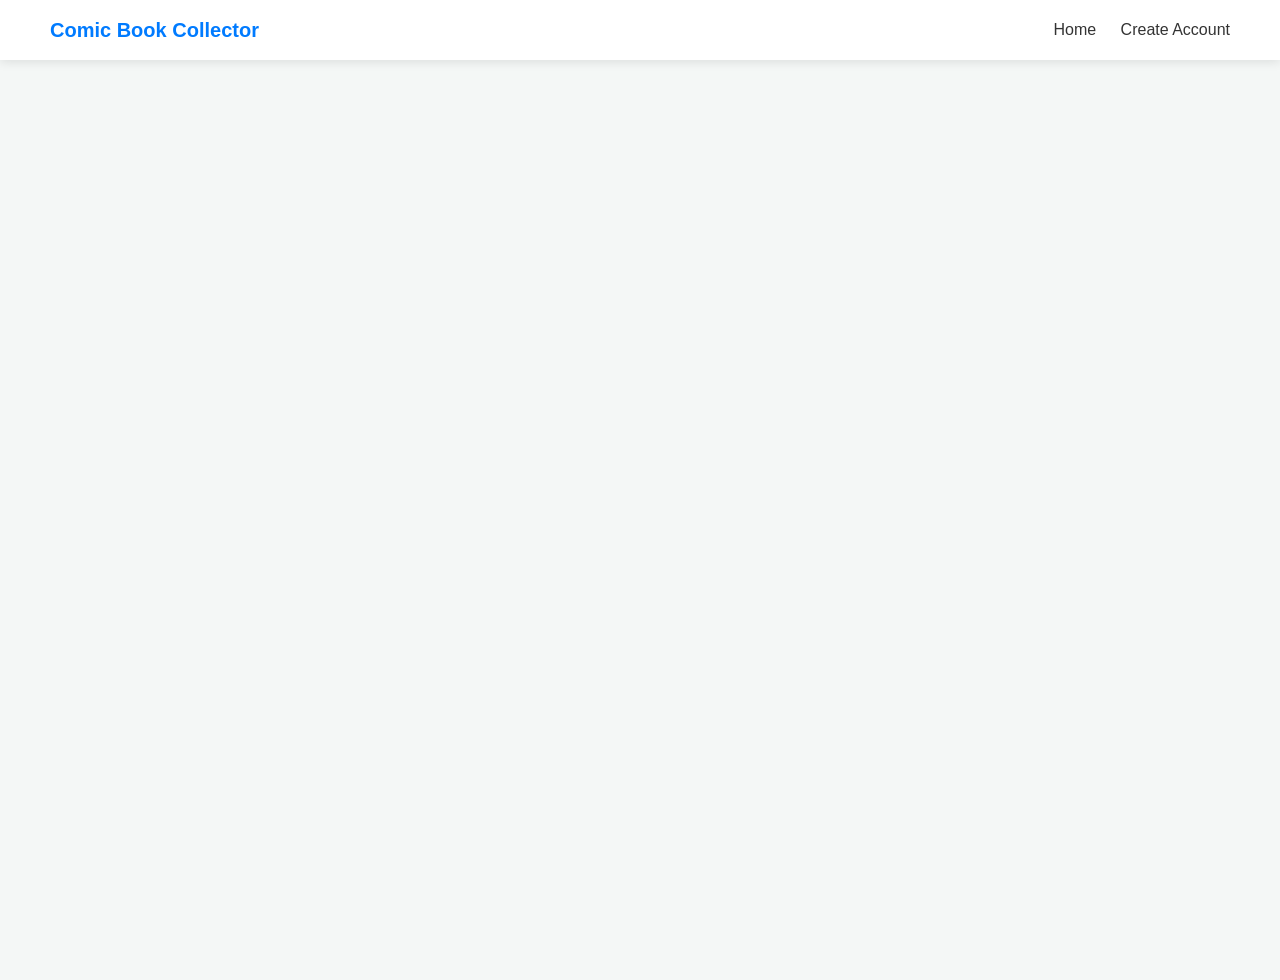
<file: index.html>
<!DOCTYPE html>
<html>
    <head>
        <link rel="stylesheet" href="style.css">
        <title>Home | CBC</title>
    </head>
    <body>
        <nav class="top-bar">
            <div class="nav-logo">Comic Book Collector</div>
            <div class="nav-links">
                <a href="index.html">Home</a>
                <a href="html/signup.html">Create Account</a>
            </div>
        </nav>
    </body>
</html>
</file>
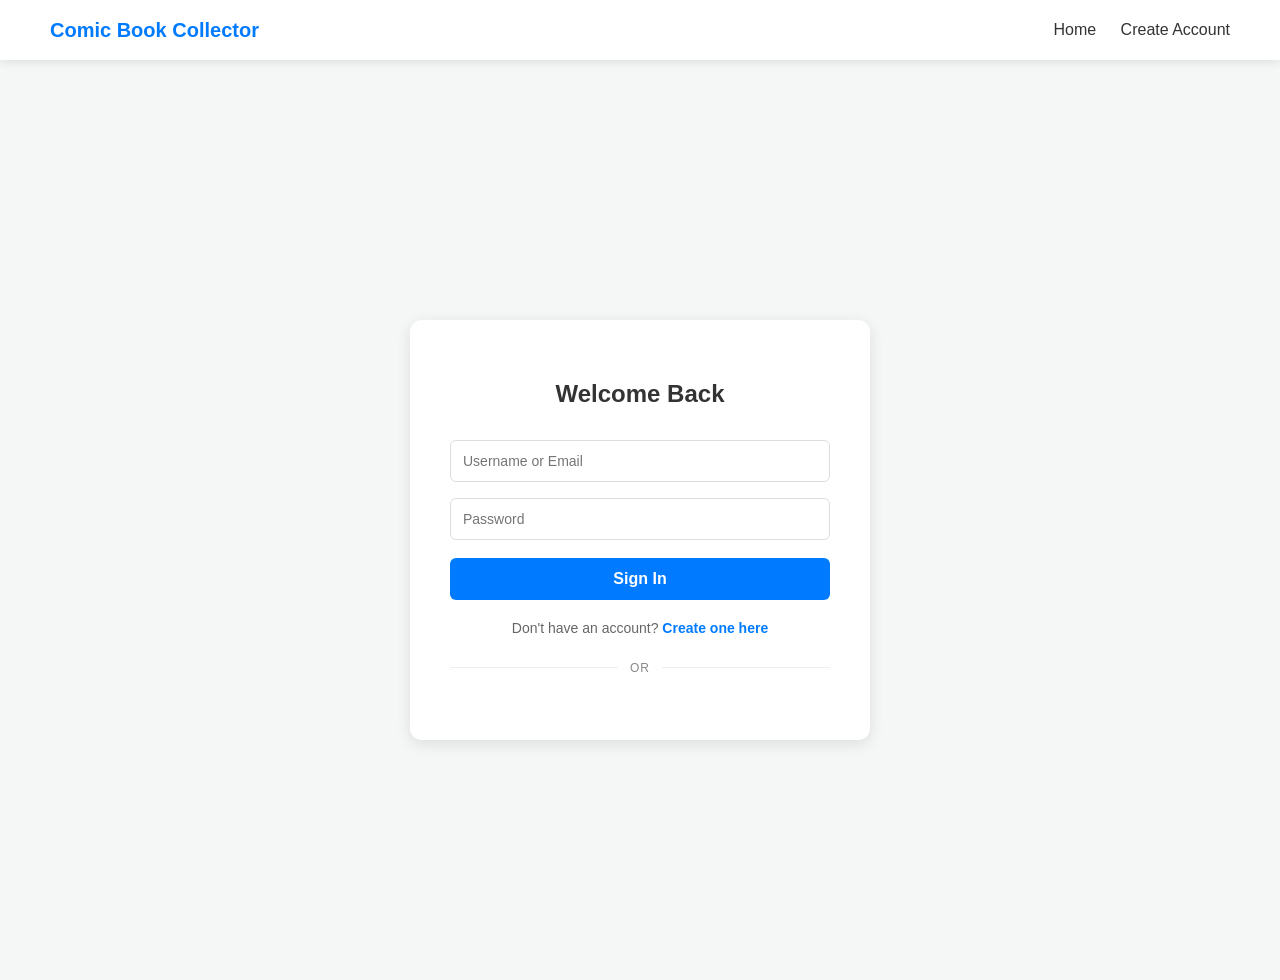
<file: HTML/login.html>
<!DOCTYPE html>
<html lang="en">
<head>
    <meta charset="UTF-8">
    <meta name="viewport" content="width=device-width, initial-scale=1.0">
    <title>Login | CBC</title>
    <link rel="stylesheet" href="../style.css">
    <script src="https://accounts.google.com/gsi/client" async defer></script>
</head>
<body>
    <nav class="top-bar">
        <div class="nav-logo">Comic Book Collector</div>
        <div class="nav-links">
            <a href="../index.html">Home</a>
            <a href="html/signup.html">Create Account</a>
        </div>
    </nav>

    <div class="login-container">
        <h2>Welcome Back</h2>

        <form id="loginForm">
            <input type="text" id="username" placeholder="Username or Email" required>
            <input type="password" id="password" placeholder="Password" required>
            <button type="submit" class="login-btn">Sign In</button>
        </form>

        <div class="signup-link">
            Don't have an account? <a href="signup.html">Create one here</a>
        </div>

        <div class="divider">or</div>

        <div class="social-buttons">
            <div id="g_id_onload"
                data-client_id="125954975426-cbuqatgrr4obh9k9r2t3pi25hhrnjsk7.apps.googleusercontent.com"
                data-context="signin"
                data-ux_mode="popup"
                data-callback="handleGoogleResponse"
                data-auto_prompt="false">
            </div>
            <div class="g_id_signin" data-type="standard" data-shape="rectangular" data-theme="outline" data-text="signin_with" data-size="large" data-logo_alignment="left"></div>
        </div>
    </div>

    <script src="../app.js"></script>
</body>
</html>
</file>
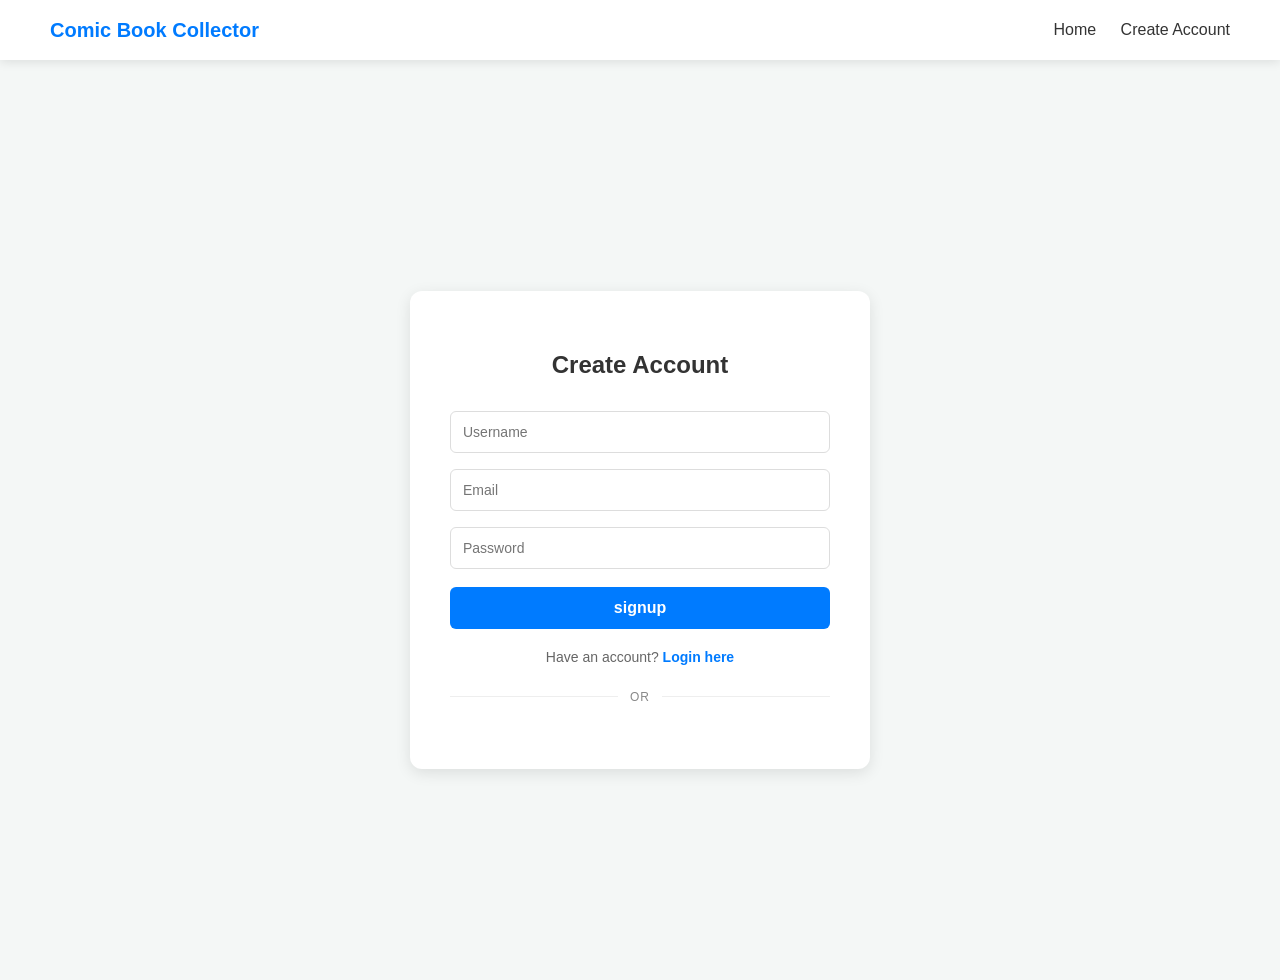
<file: HTML/signup.html>
<!DOCTYPE html>
<html lang="en">
<head>
    <meta charset="UTF-8">
    <meta name="viewport" content="width=device-width, initial-scale=1.0">
    <title>Sign Up | CBC</title>
    <link rel="stylesheet" href="../style.css">
    <script src="https://accounts.google.com/gsi/client" async defer></script>
</head>
<body>
    <nav class="top-bar">
        <div class="nav-logo">Comic Book Collector</div>
        <div class="nav-links">
            <a href="../index.html">Home</a>
            <a href="html/signup.html">Create Account</a>
        </div>
    </nav>

    <div class="login-container">
        <h2>Create Account</h2>

        <form id="signupForm">
            <input type="text" id="username" placeholder="Username" required>
            <input type="text" id="email" placeholder="Email" required>
            <input type="password" id="password" placeholder="Password" required>
            <button type="submit" class="login-btn">signup</button>
        </form>

        <div class="signup-link">
            Have an account? <a href="login.html">Login here</a>
        </div>

        <div class="divider">or</div>

        <div class="social-buttons">
            <div id="g_id_onload"
                data-client_id="125954975426-cbuqatgrr4obh9k9r2t3pi25hhrnjsk7.apps.googleusercontent.com"
                data-context="signin"
                data-ux_mode="popup"
                data-callback="handleGoogleResponse"
                data-auto_prompt="false">
            </div>
            <div class="g_id_signin" data-type="standard" data-shape="rectangular" data-theme="outline" data-text="signin_with" data-size="large" data-logo_alignment="left"></div>
        </div>
    </div>

    <script src="../app.js"></script>
</body>
</html>
</file>
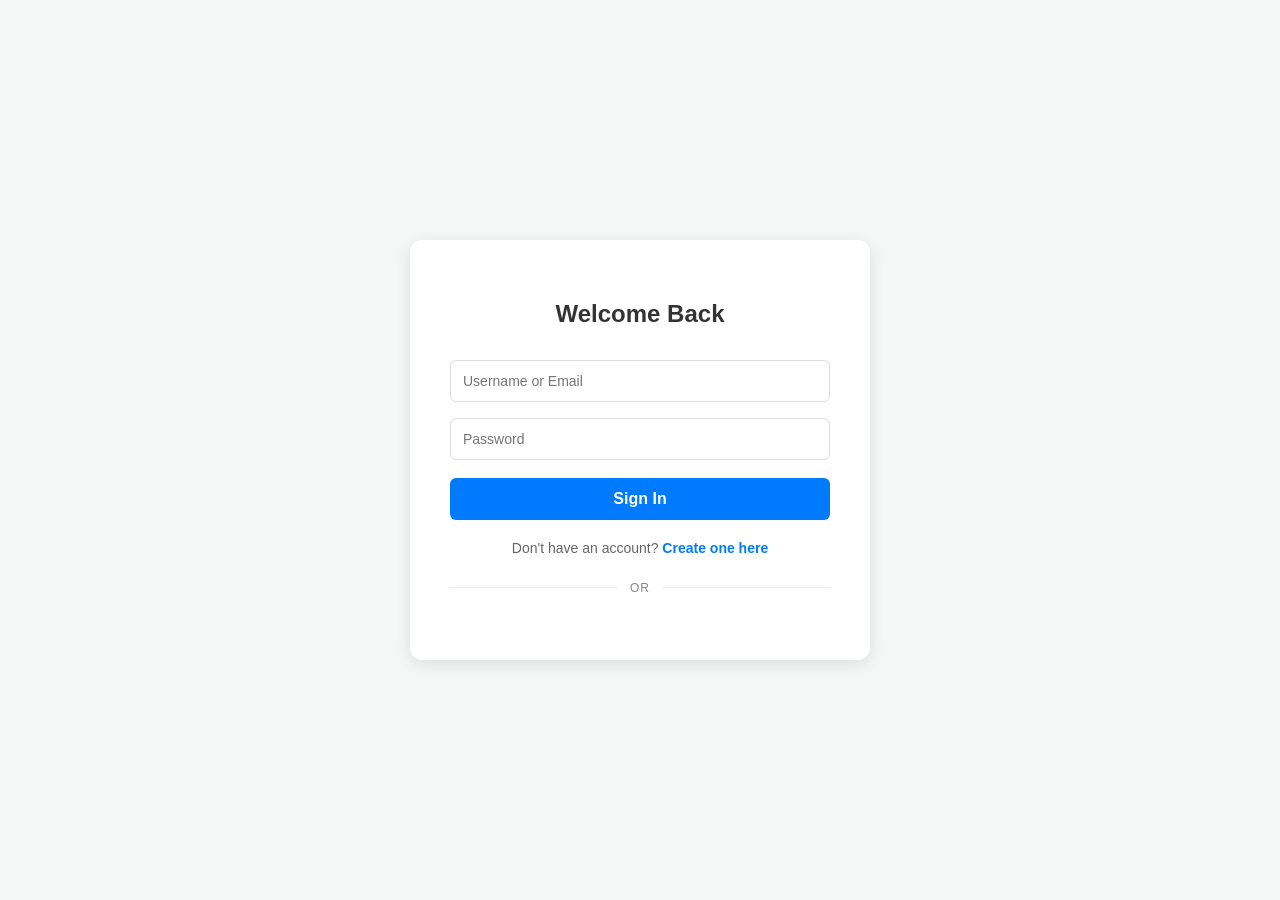
<file: Frontend/Pages/login.html>
<!DOCTYPE html>
<html lang="en">
<head>
    <meta charset="UTF-8">
    <meta name="viewport" content="width=device-width, initial-scale=1.0">
    <title>Login | My App</title>
    <link rel="stylesheet" href="../style.css">
    <script src="https://accounts.google.com/gsi/client" async defer></script>
</head>
<body>

<div class="login-container">
    <h2>Welcome Back</h2>

    <form id="loginForm">
        <input type="text" id="username" placeholder="Username or Email" required>
        <input type="password" id="password" placeholder="Password" required>
        <button type="submit" class="login-btn">Sign In</button>
    </form>

    <div class="signup-link">
        Don't have an account? <a href="signup.html">Create one here</a>
    </div>

    <div class="divider">or</div>

    <div class="social-buttons">
        <div id="g_id_onload"
             data-client_id="125954975426-cbuqatgrr4obh9k9r2t3pi25hhrnjsk7.apps.googleusercontent.com"
             data-context="signin"
             data-ux_mode="popup"
             data-callback="handleGoogleResponse"
             data-auto_prompt="false">
        </div>
        <div class="g_id_signin" data-type="standard" data-shape="rectangular" data-theme="outline" data-text="signin_with" data-size="large" data-logo_alignment="left"></div>
    </div>
</div>

<script src="../app.js"></script>
</body>
</html>
</file>
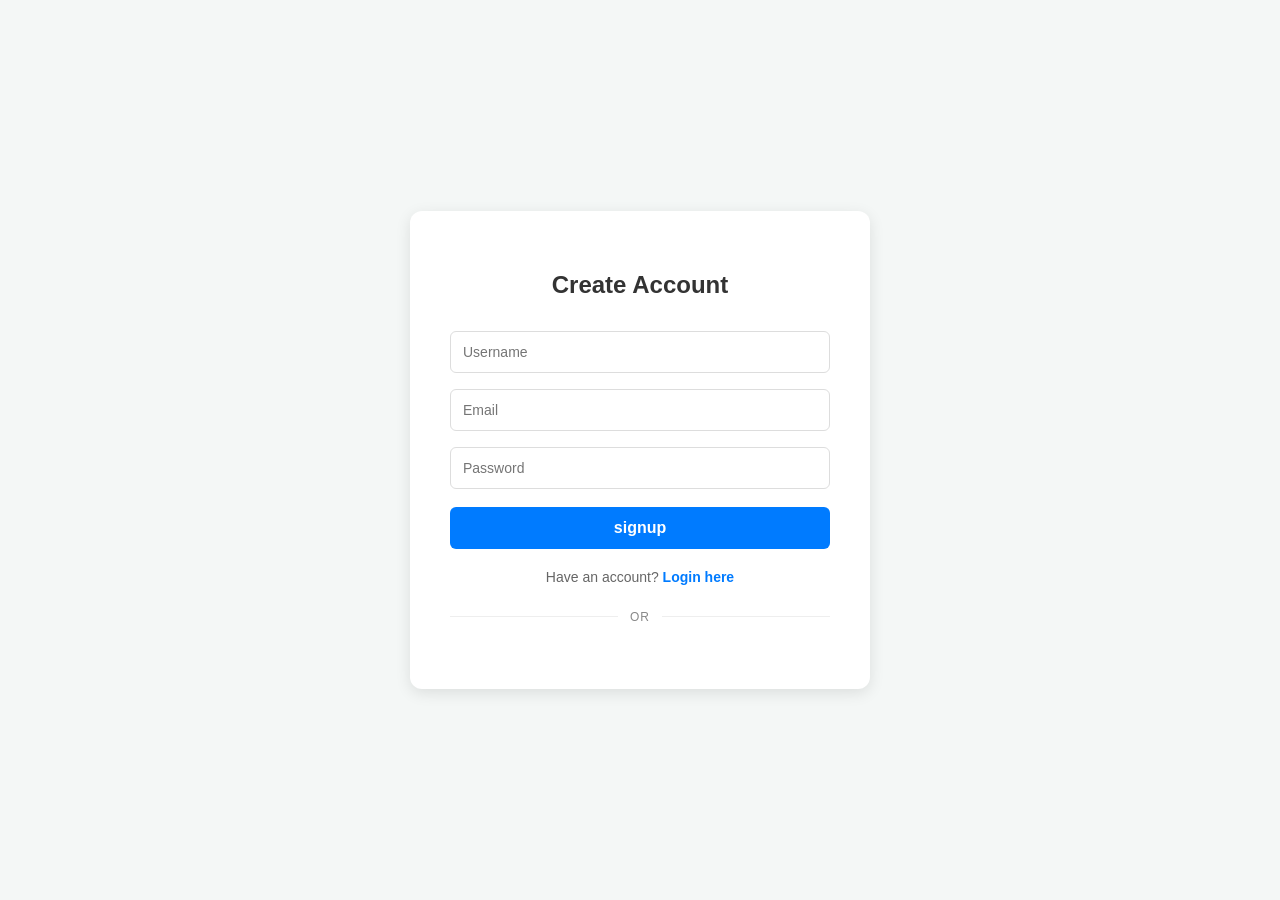
<file: Frontend/Pages/signup.html>
<!DOCTYPE html>
<html lang="en">
<head>
    <meta charset="UTF-8">
    <meta name="viewport" content="width=device-width, initial-scale=1.0">
    <title>Sign Up | My App</title>
    <link rel="stylesheet" href="../style.css">
    <script src="https://accounts.google.com/gsi/client" async defer></script>
</head>
<body>

<div class="login-container">
    <h2>Create Account</h2>

    <form id="signupForm">
        <input type="text" id="username" placeholder="Username" required>
        <input type="text" id="email" placeholder="Email" required>
        <input type="password" id="password" placeholder="Password" required>
        <button type="submit" class="login-btn">signup</button>
    </form>

    <div class="signup-link">
        Have an account? <a href="login.html">Login here</a>
    </div>

    <div class="divider">or</div>

    <div class="social-buttons">
        <div id="g_id_onload"
             data-client_id="125954975426-cbuqatgrr4obh9k9r2t3pi25hhrnjsk7.apps.googleusercontent.com"
             data-context="signin"
             data-ux_mode="popup"
             data-callback="handleGoogleResponse"
             data-auto_prompt="false">
        </div>
        <div class="g_id_signin" data-type="standard" data-shape="rectangular" data-theme="outline" data-text="signin_with" data-size="large" data-logo_alignment="left"></div>
    </div>
</div>

<script src="../app.js"></script>
</body>
</html>
</file>
<file: style.css>
body {
    font-family: -apple-system, BlinkMacSystemFont, "Segoe UI", Roboto, sans-serif;
    display: flex;
    justify-content: center;
    align-items: center;
    height: 100vh;
    margin: 0;
    background-color: #f4f7f6;
    padding-top: 80px;
}

.login-container {
    background: white;
    padding: 2.5rem;
    border-radius: 12px;
    box-shadow: 0 4px 15px rgba(0,0,0,0.1);
    width: 100%;
    max-width: 380px;
    text-align: center;
}

h2 {
    margin-bottom: 1.5rem;
    color: #333;
}

input {
    width: 100%;
    padding: 12px;
    margin: 8px 0;
    border: 1px solid #ddd;
    border-radius: 6px;
    box-sizing: border-box;
    font-size: 14px;
}

button.login-btn {
    width: 100%;
    padding: 12px;
    margin-top: 10px;
    background-color: #007bff;
    color: white;
    border: none;
    border-radius: 6px;
    cursor: pointer;
    font-size: 16px;
    font-weight: bold;
    transition: background 0.3s ease;
}

button.login-btn:hover {
    background-color: #0056b3;
}

.signup-link {
    margin-top: 20px;
    font-size: 14px;
    color: #666;
}

.signup-link a {
    color: #007bff;
    text-decoration: none;
    font-weight: bold;
}

.signup-link a:hover {
    text-decoration: underline;
}

.divider {
    margin: 25px 0;
    display: flex;
    align-items: center;
    text-align: center;
    color: #888;
    font-size: 12px;
    text-transform: uppercase;
    letter-spacing: 1px;
}

.divider::before, .divider::after {
    content: '';
    flex: 1;
    border-bottom: 1px solid #eee;
}

.divider:not(:empty)::before { margin-right: 1em; }
.divider:not(:empty)::after { margin-left: 1em; }

.social-buttons {
    display: flex;
    justify-content: center;
}


/* Navigation Bar Styling */
.top-bar {
    width: 100%;
    height: 60px;
    background-color: #ffffff;
    display: flex;
    justify-content: space-between;
    align-items: center;
    padding: 0 50px;
    box-shadow: 0 2px 10px rgba(0,0,0,0.1);
    position: fixed; /* Stays at the top while scrolling */
    top: 0;
    left: 0;
    z-index: 1000;
    box-sizing: border-box;
}

.nav-logo {
    font-size: 20px;
    font-weight: bold;
    color: #007bff;
}

.nav-links a {
    text-decoration: none;
    color: #333;
    margin-left: 20px;
    font-weight: 500;
    transition: color 0.3s;
}

.nav-links a:hover {
    color: #007bff;
}
</file>
<file: Frontend/style.css>
body {
    font-family: -apple-system, BlinkMacSystemFont, "Segoe UI", Roboto, sans-serif;
    display: flex;
    justify-content: center;
    align-items: center;
    height: 100vh;
    margin: 0;
    background-color: #f4f7f6;
}

.login-container {
    background: white;
    padding: 2.5rem;
    border-radius: 12px;
    box-shadow: 0 4px 15px rgba(0,0,0,0.1);
    width: 100%;
    max-width: 380px;
    text-align: center;
}

h2 {
    margin-bottom: 1.5rem;
    color: #333;
}

input {
    width: 100%;
    padding: 12px;
    margin: 8px 0;
    border: 1px solid #ddd;
    border-radius: 6px;
    box-sizing: border-box;
    font-size: 14px;
}

button.login-btn {
    width: 100%;
    padding: 12px;
    margin-top: 10px;
    background-color: #007bff;
    color: white;
    border: none;
    border-radius: 6px;
    cursor: pointer;
    font-size: 16px;
    font-weight: bold;
    transition: background 0.3s ease;
}

button.login-btn:hover {
    background-color: #0056b3;
}

.signup-link {
    margin-top: 20px;
    font-size: 14px;
    color: #666;
}

.signup-link a {
    color: #007bff;
    text-decoration: none;
    font-weight: bold;
}

.signup-link a:hover {
    text-decoration: underline;
}

.divider {
    margin: 25px 0;
    display: flex;
    align-items: center;
    text-align: center;
    color: #888;
    font-size: 12px;
    text-transform: uppercase;
    letter-spacing: 1px;
}

.divider::before, .divider::after {
    content: '';
    flex: 1;
    border-bottom: 1px solid #eee;
}

.divider:not(:empty)::before { margin-right: 1em; }
.divider:not(:empty)::after { margin-left: 1em; }

.social-buttons {
    display: flex;
    justify-content: center;
}
</file>
